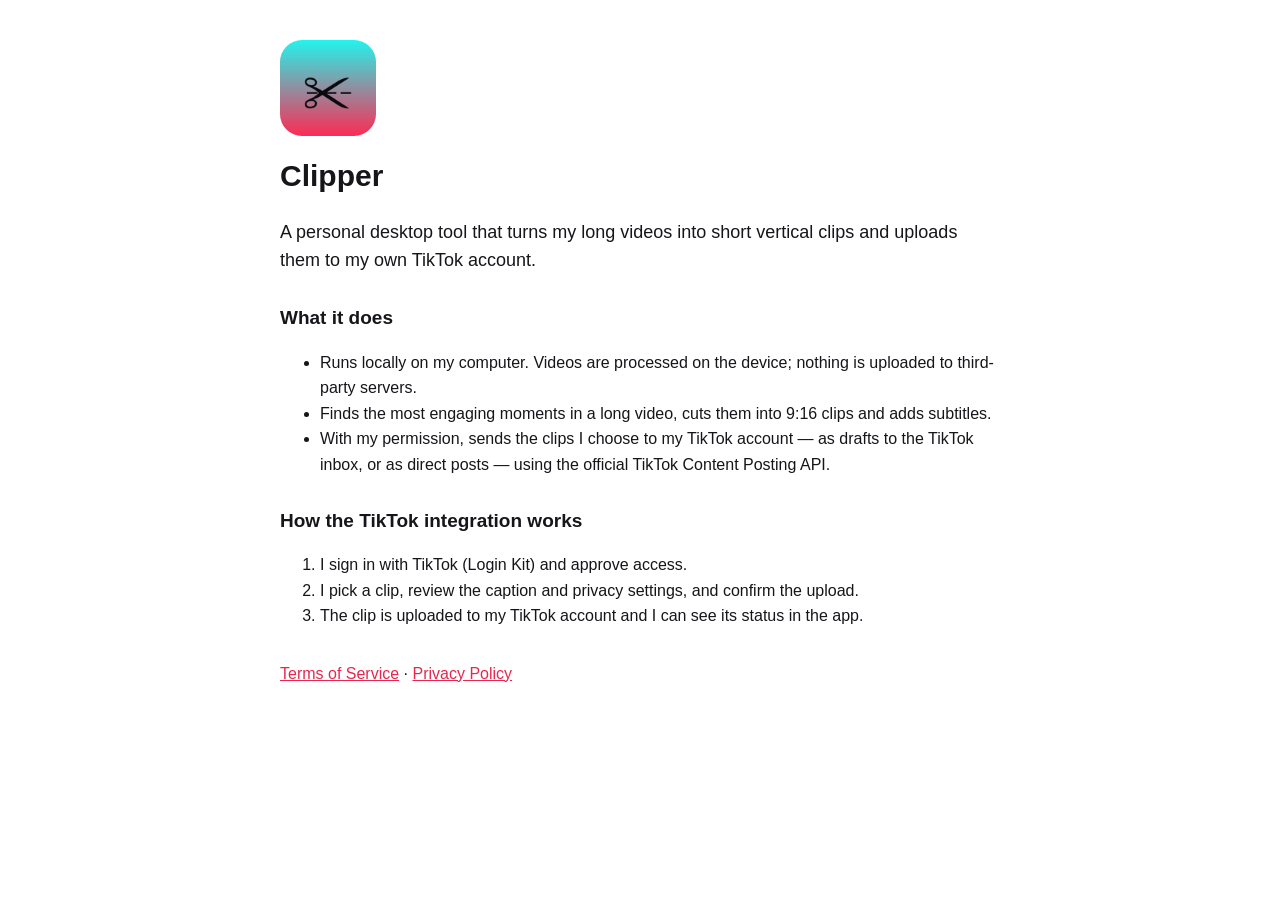
<file: index.html>
<!doctype html>
<html lang="en">
<head>
<meta charset="utf-8">
<meta name="viewport" content="width=device-width, initial-scale=1">
<title>Clipper</title>
<link rel="stylesheet" href="style.css">
</head>
<body>
<main>
  <img class="icon" src="icon.png" alt="" width="96" height="96">
  <h1>Clipper</h1>
  <p class="lead">A personal desktop tool that turns my long videos into short vertical clips and uploads them to my own TikTok account.</p>

  <h2>What it does</h2>
  <ul>
    <li>Runs locally on my computer. Videos are processed on the device; nothing is uploaded to third-party servers.</li>
    <li>Finds the most engaging moments in a long video, cuts them into 9:16 clips and adds subtitles.</li>
    <li>With my permission, sends the clips I choose to my TikTok account — as drafts to the TikTok inbox, or as direct posts — using the official TikTok Content Posting API.</li>
  </ul>

  <h2>How the TikTok integration works</h2>
  <ol>
    <li>I sign in with TikTok (Login Kit) and approve access.</li>
    <li>I pick a clip, review the caption and privacy settings, and confirm the upload.</li>
    <li>The clip is uploaded to my TikTok account and I can see its status in the app.</li>
  </ol>

  <p class="links"><a href="terms.html">Terms of Service</a> · <a href="privacy.html">Privacy Policy</a></p>
</main>
</body>
</html>
</file>
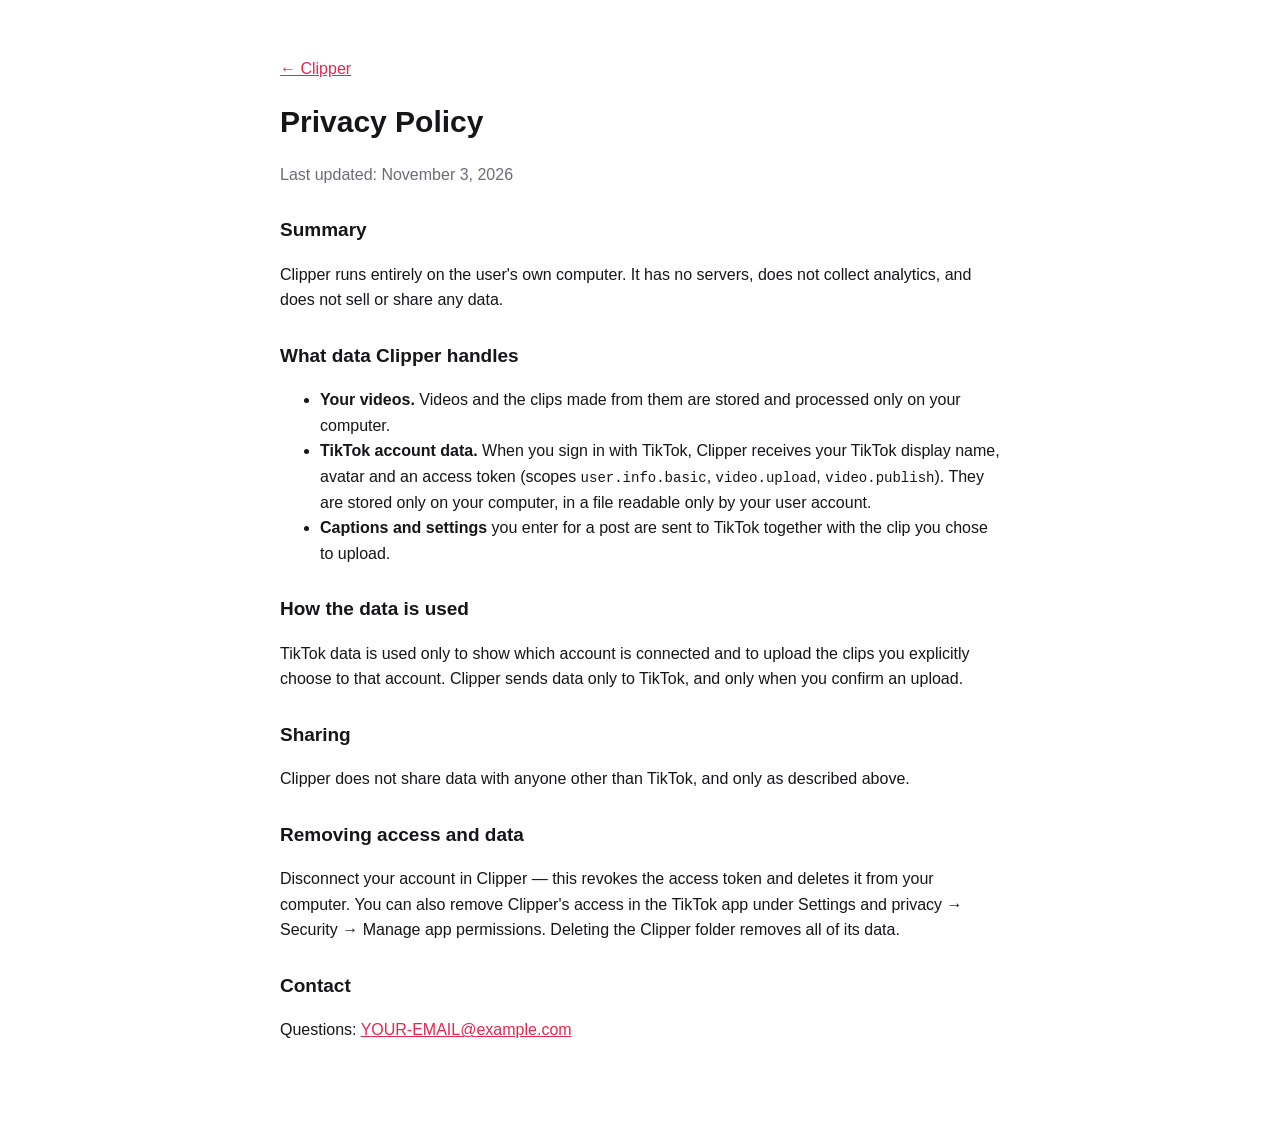
<file: privacy.html>
<!doctype html>
<html lang="en">
<head>
<meta charset="utf-8">
<meta name="viewport" content="width=device-width, initial-scale=1">
<title>Clipper — Privacy Policy</title>
<link rel="stylesheet" href="style.css">
</head>
<body>
<main>
  <p><a href="index.html">← Clipper</a></p>
  <h1>Privacy Policy</h1>
  <p class="muted">Last updated: November 3, 2026</p>

  <h2>Summary</h2>
  <p>Clipper runs entirely on the user's own computer. It has no servers, does not collect analytics, and does not sell or share any data.</p>

  <h2>What data Clipper handles</h2>
  <ul>
    <li><b>Your videos.</b> Videos and the clips made from them are stored and processed only on your computer.</li>
    <li><b>TikTok account data.</b> When you sign in with TikTok, Clipper receives your TikTok display name, avatar and an access token (scopes <code>user.info.basic</code>, <code>video.upload</code>, <code>video.publish</code>). They are stored only on your computer, in a file readable only by your user account.</li>
    <li><b>Captions and settings</b> you enter for a post are sent to TikTok together with the clip you chose to upload.</li>
  </ul>

  <h2>How the data is used</h2>
  <p>TikTok data is used only to show which account is connected and to upload the clips you explicitly choose to that account. Clipper sends data only to TikTok, and only when you confirm an upload.</p>

  <h2>Sharing</h2>
  <p>Clipper does not share data with anyone other than TikTok, and only as described above.</p>

  <h2>Removing access and data</h2>
  <p>Disconnect your account in Clipper — this revokes the access token and deletes it from your computer. You can also remove Clipper's access in the TikTok app under Settings and privacy → Security → Manage app permissions. Deleting the Clipper folder removes all of its data.</p>

  <h2>Contact</h2>
  <p>Questions: <a href="mailto:YOUR-EMAIL@example.com">YOUR-EMAIL@example.com</a></p>
</main>
</body>
</html>
</file>
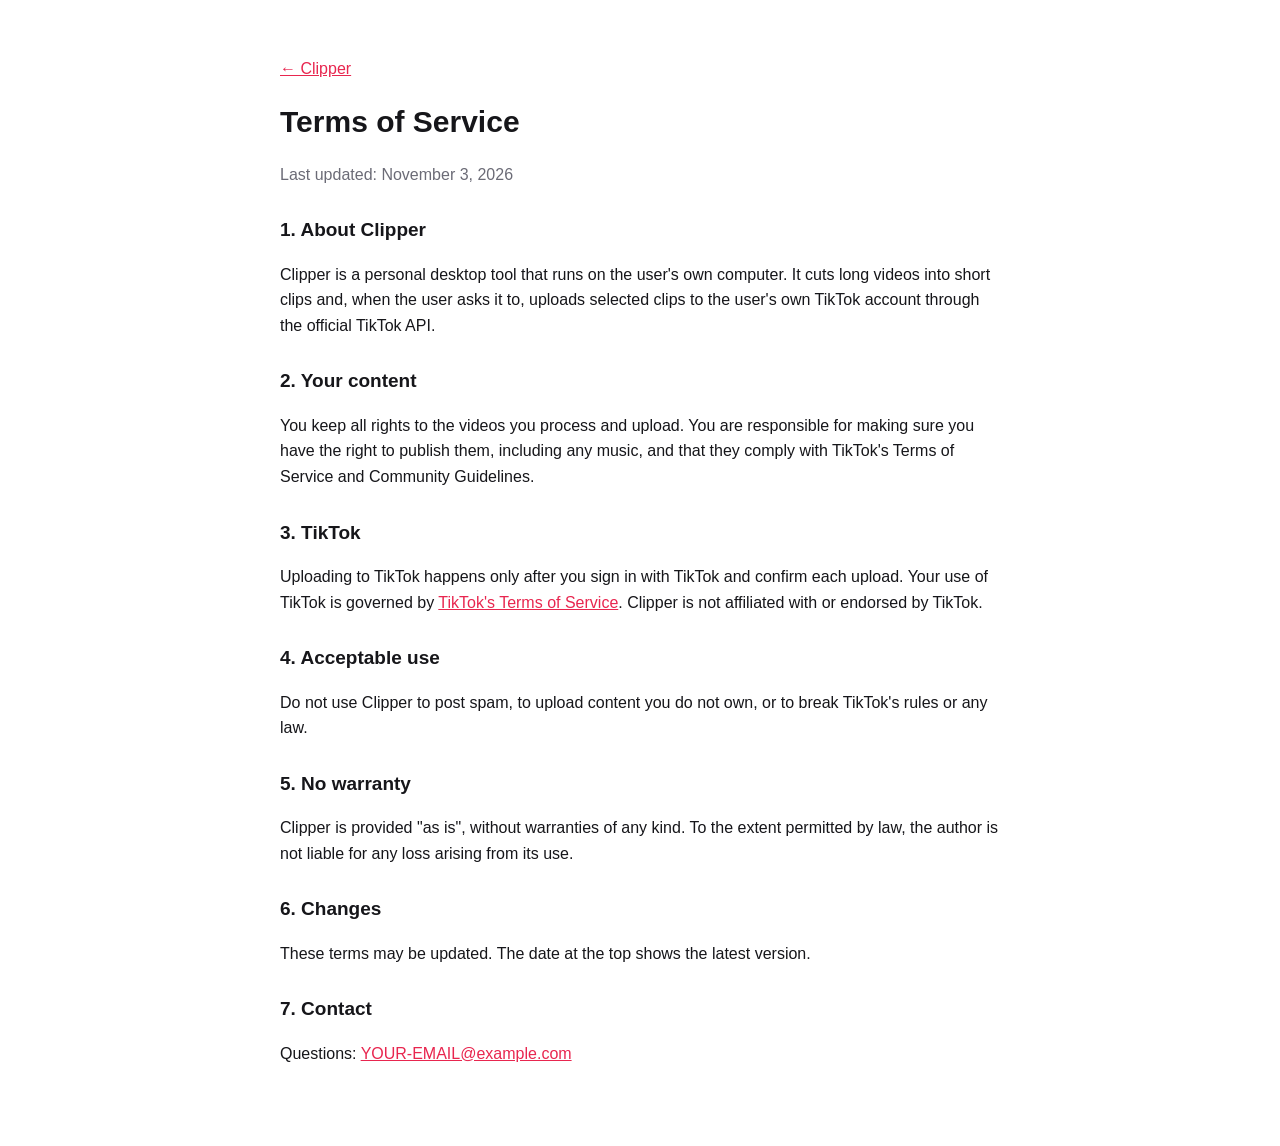
<file: terms.html>
<!doctype html>
<html lang="en">
<head>
<meta charset="utf-8">
<meta name="viewport" content="width=device-width, initial-scale=1">
<title>Clipper — Terms of Service</title>
<link rel="stylesheet" href="style.css">
</head>
<body>
<main>
  <p><a href="index.html">← Clipper</a></p>
  <h1>Terms of Service</h1>
  <p class="muted">Last updated: November 3, 2026</p>

  <h2>1. About Clipper</h2>
  <p>Clipper is a personal desktop tool that runs on the user's own computer. It cuts long videos into short clips and, when the user asks it to, uploads selected clips to the user's own TikTok account through the official TikTok API.</p>

  <h2>2. Your content</h2>
  <p>You keep all rights to the videos you process and upload. You are responsible for making sure you have the right to publish them, including any music, and that they comply with TikTok's Terms of Service and Community Guidelines.</p>

  <h2>3. TikTok</h2>
  <p>Uploading to TikTok happens only after you sign in with TikTok and confirm each upload. Your use of TikTok is governed by <a href="https://www.tiktok.com/legal/terms-of-service">TikTok's Terms of Service</a>. Clipper is not affiliated with or endorsed by TikTok.</p>

  <h2>4. Acceptable use</h2>
  <p>Do not use Clipper to post spam, to upload content you do not own, or to break TikTok's rules or any law.</p>

  <h2>5. No warranty</h2>
  <p>Clipper is provided "as is", without warranties of any kind. To the extent permitted by law, the author is not liable for any loss arising from its use.</p>

  <h2>6. Changes</h2>
  <p>These terms may be updated. The date at the top shows the latest version.</p>

  <h2>7. Contact</h2>
  <p>Questions: <a href="mailto:YOUR-EMAIL@example.com">YOUR-EMAIL@example.com</a></p>
</main>
</body>
</html>
</file>
<file: style.css>
:root { color-scheme: light dark; --text: #16161a; --muted: #6b6b76; --bg: #ffffff; --accent: #e8264f; }
@media (prefers-color-scheme: dark) { :root { --text: #f2f2f5; --muted: #9a9aa8; --bg: #0d0d10; --accent: #ff4f73; } }
body { margin: 0; background: var(--bg); color: var(--text); font: 16px/1.6 -apple-system, BlinkMacSystemFont, "Segoe UI", sans-serif; }
main { max-width: 720px; margin: 0 auto; padding: 40px 16px 64px; }
h1 { font-size: 30px; margin: 8px 0; }
h2 { font-size: 19px; margin-top: 28px; }
.lead { font-size: 18px; }
.muted { color: var(--muted); }
a { color: var(--accent); }
.icon { border-radius: 22px; }
.links { margin-top: 32px; }
code { font-size: 14px; }
</file>
